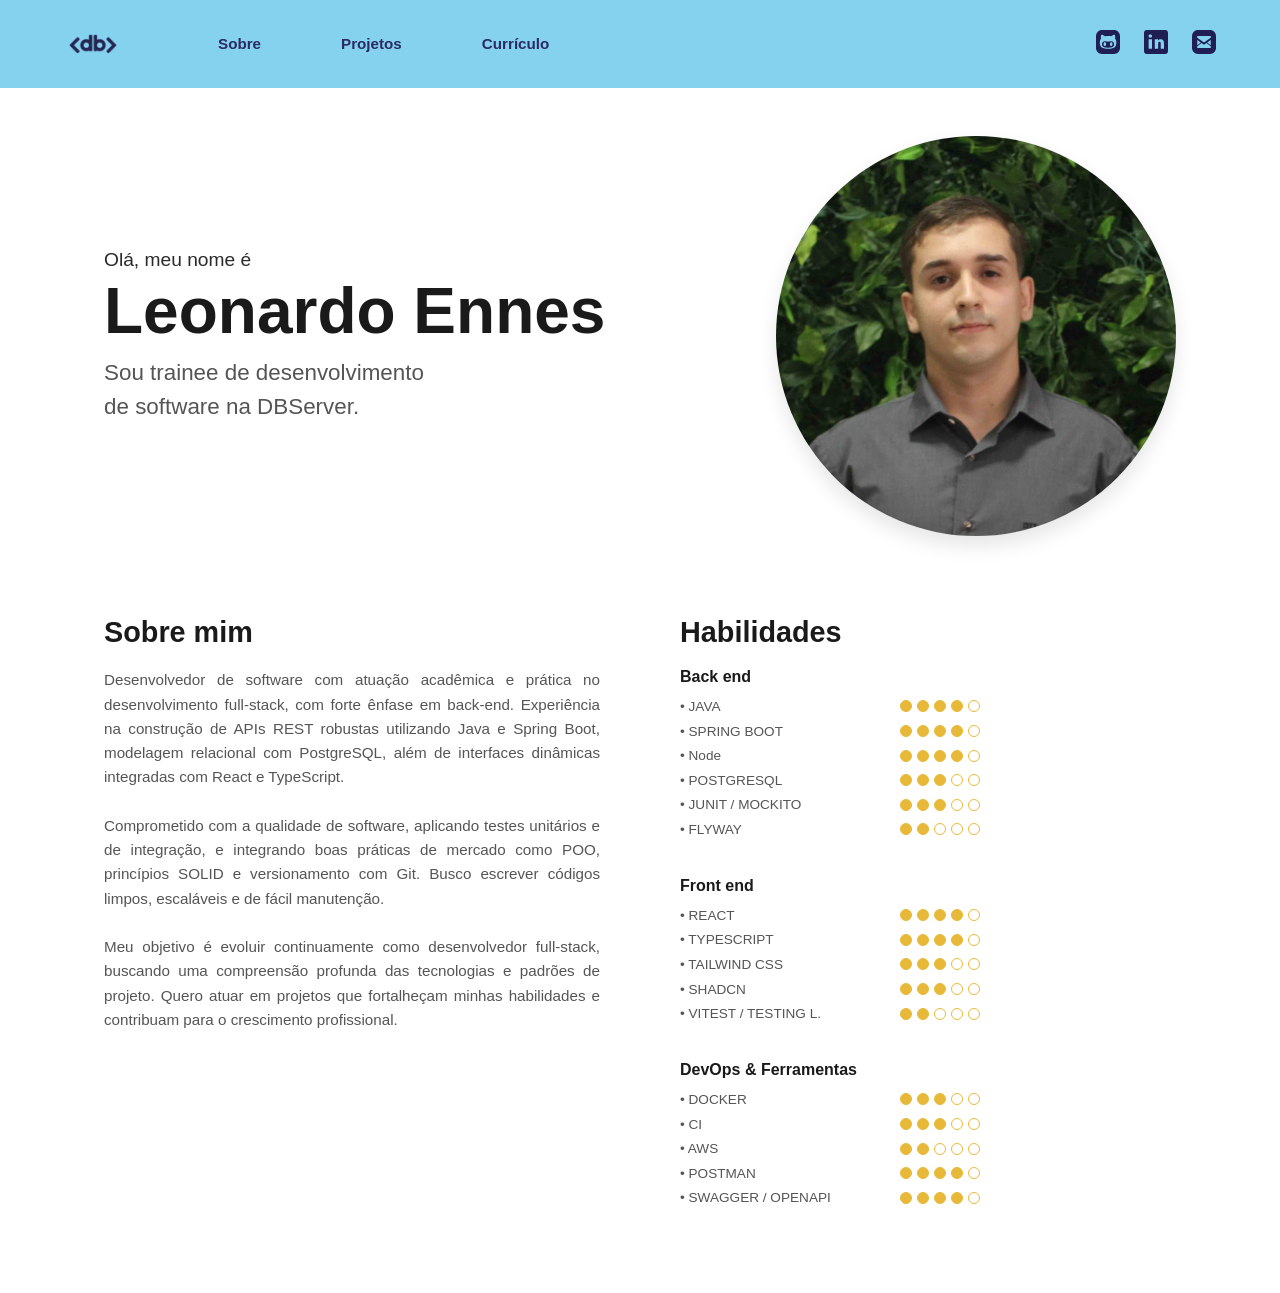
<file: index.html>
<!DOCTYPE html>
<html lang="en">
<head>
    <meta charset="UTF-8">
    <meta name="viewport" content="width=device-width, initial-scale=1.0">
    <title>Leonardo - Portifolio</title>
     <link rel="stylesheet" href="style.css">
</head>
<body>
    <div class="page-container">
        <header class="main-header">
            <div class="header-content">
                
                <a href="https://db.tec.br/" class="logo" aria-label="Ir para o site da DBServer">
                    <img src="public/theme/logo_db.svg" alt="Logo DBServer" >
                </a>

                <nav class="main-nav">
                    <ul>
                        <li><a href="#sobre">Sobre</a></li>
                        <li><a href="./projetos.html">Projetos</a></li>
                        <li><a href="public/curriculo/CV_Leonardo.pdf" target="_blank" rel="noopener noreferrer">Currículo</a></li>
                    </ul>
                </nav>

                <div class="social-links">
                    <a href="https://github.com/LeonardoEnnes/" aria-label="GitHub"> <img src="./public/social/icon_github.svg" alt=""> </a>
                    <a href="https://www.linkedin.com/in/leonardoennes/" aria-label="LinkedIn"><img src="./public/social/icon_linkedin.svg" alt=""></a>
                    <a href="mailto:leonardo.ennes@db.tec.br" aria-label="Email"><img src="./public/social/icon_email.svg" alt=""></a>
                </div>
            </div>
        </header>

        <main class="content-wrapper">
            <section class="hero-section">
                <div class="hero-text">
                    <p class="greeting">Olá, meu nome é</p>
                    <h1 class="name">Leonardo Ennes</h1>
                    <p class="role">Sou trainee de desenvolvimento<br>de software na DBServer.</p>
                </div>
                <div class="hero-image">
                    <img src="./public/profile/imagem.png" alt="Fotografia de Leonardo Ennes">
                </div>
            </section>

            <section class="details-section">
                <article class="about-me">
                    <h2>Sobre mim</h2>
                    <p>Desenvolvedor de software com atuação acadêmica e prática no desenvolvimento full-stack, com forte ênfase em back-end. Experiência na construção de APIs REST robustas utilizando Java e Spring Boot, modelagem relacional com PostgreSQL, além de interfaces dinâmicas integradas com React e TypeScript.</p>

                    <p>Comprometido com a qualidade de software, aplicando testes unitários e de integração, e integrando boas práticas de mercado como POO, princípios SOLID e versionamento com Git. Busco escrever códigos limpos, escaláveis e de fácil manutenção.</p>

                    <p>Meu objetivo é evoluir continuamente como desenvolvedor full-stack, buscando uma compreensão profunda das tecnologias e padrões de projeto. Quero atuar em projetos que fortalheçam minhas habilidades e contribuam para o crescimento profissional.</p>
                </article>

                <article class="skills-section">
                    <h2>Habilidades</h2>
                    
                    <div class="skills-columns">
                        <div class="skill-group">
                            <h3>Back end</h3>
                            <ul class="skill-list">
                                <li>
                                    <span class="skill-name">• JAVA</span>
                                    <div class="skill-dots">
                                        <span class="dot filled"></span><span class="dot filled"></span><span class="dot filled"></span><span class="dot filled"></span><span class="dot"></span>
                                    </div>
                                </li>
                                <li>
                                    <span class="skill-name">• SPRING BOOT</span>
                                    <div class="skill-dots">
                                        <span class="dot filled"></span><span class="dot filled"></span><span class="dot filled"></span><span class="dot filled"></span><span class="dot"></span>
                                    </div>
                                </li>
                                <li>
                                    <span class="skill-name">• Node</span>
                                    <div class="skill-dots">
                                        <span class="dot filled"></span><span class="dot filled"></span><span class="dot filled"></span><span class="dot filled"></span><span class="dot"></span>
                                    </div>
                                </li>
                                <li>
                                    <span class="skill-name">• POSTGRESQL</span>
                                    <div class="skill-dots">
                                        <span class="dot filled"></span><span class="dot filled"></span><span class="dot filled"></span><span class="dot"></span><span class="dot"></span>
                                    </div>
                                </li>
                                <li>
                                    <span class="skill-name">• JUNIT / MOCKITO</span>
                                    <div class="skill-dots">
                                        <span class="dot filled"></span><span class="dot filled"></span><span class="dot filled"></span><span class="dot"></span><span class="dot"></span>
                                    </div>
                                </li>
                                <li>
                                    <span class="skill-name">• FLYWAY</span>
                                    <div class="skill-dots">
                                        <span class="dot filled"></span><span class="dot filled"></span><span class="dot"></span><span class="dot"></span><span class="dot"></span>
                                    </div>
                                </li>
                            </ul>
                        </div>

                        <div class="skill-group">
                            <h3>Front end</h3>
                            <ul class="skill-list">
                                <li>
                                    <span class="skill-name">• REACT</span>
                                    <div class="skill-dots">
                                        <span class="dot filled"></span><span class="dot filled"></span><span class="dot filled"></span><span class="dot filled"></span><span class="dot"></span>
                                    </div>
                                </li>
                                <li>
                                    <span class="skill-name">• TYPESCRIPT</span>
                                    <div class="skill-dots">
                                        <span class="dot filled"></span><span class="dot filled"></span><span class="dot filled"></span><span class="dot filled"></span><span class="dot"></span>
                                    </div>
                                </li>
                                <li>
                                    <span class="skill-name">• TAILWIND CSS</span>
                                    <div class="skill-dots">
                                        <span class="dot filled"></span><span class="dot filled"></span><span class="dot filled"></span><span class="dot"></span><span class="dot"></span>
                                    </div>
                                </li>
                                <li>
                                    <span class="skill-name">• SHADCN</span>
                                    <div class="skill-dots">
                                        <span class="dot filled"></span><span class="dot filled"></span><span class="dot filled"></span><span class="dot"></span><span class="dot"></span>
                                    </div>
                                </li>
                                <li>
                                    <span class="skill-name">• VITEST / TESTING L.</span>
                                    <div class="skill-dots">
                                        <span class="dot filled"></span><span class="dot filled"></span><span class="dot"></span><span class="dot"></span><span class="dot"></span>
                                    </div>
                                </li>
                            </ul>
                        </div>

                        <div class="skill-group">
                            <h3>DevOps & Ferramentas</h3>
                            <ul class="skill-list">
                                <li>
                                    <span class="skill-name">• DOCKER</span>
                                    <div class="skill-dots">
                                        <span class="dot filled"></span><span class="dot filled"></span><span class="dot filled"></span><span class="dot"></span><span class="dot"></span>
                                    </div>
                                </li>
                                <li>
                                    <span class="skill-name">• CI </span>
                                    <div class="skill-dots">
                                        <span class="dot filled"></span><span class="dot filled"></span><span class="dot filled"></span><span class="dot"></span><span class="dot"></span>
                                    </div>
                                </li>
                                <li>
                                    <span class="skill-name">• AWS</span>
                                    <div class="skill-dots">
                                        <span class="dot filled"></span><span class="dot filled"></span><span class="dot"></span><span class="dot"></span><span class="dot"></span>
                                    </div>
                                </li>
                                <li>
                                    <span class="skill-name">• POSTMAN</span>
                                    <div class="skill-dots">
                                        <span class="dot filled"></span><span class="dot filled"></span><span class="dot filled"></span><span class="dot filled"></span><span class="dot"></span>
                                    </div>
                                </li>
                                <li>
                                    <span class="skill-name">• SWAGGER / OPENAPI</span>
                                    <div class="skill-dots">
                                        <span class="dot filled"></span><span class="dot filled"></span><span class="dot filled"></span><span class="dot filled"></span><span class="dot"></span>
                                    </div>
                                </li>
                            </ul>
                        </div>
                    </div>
                </article>
            </section>
            
        </main>
    </div>
            
</body>
</html>
</file>
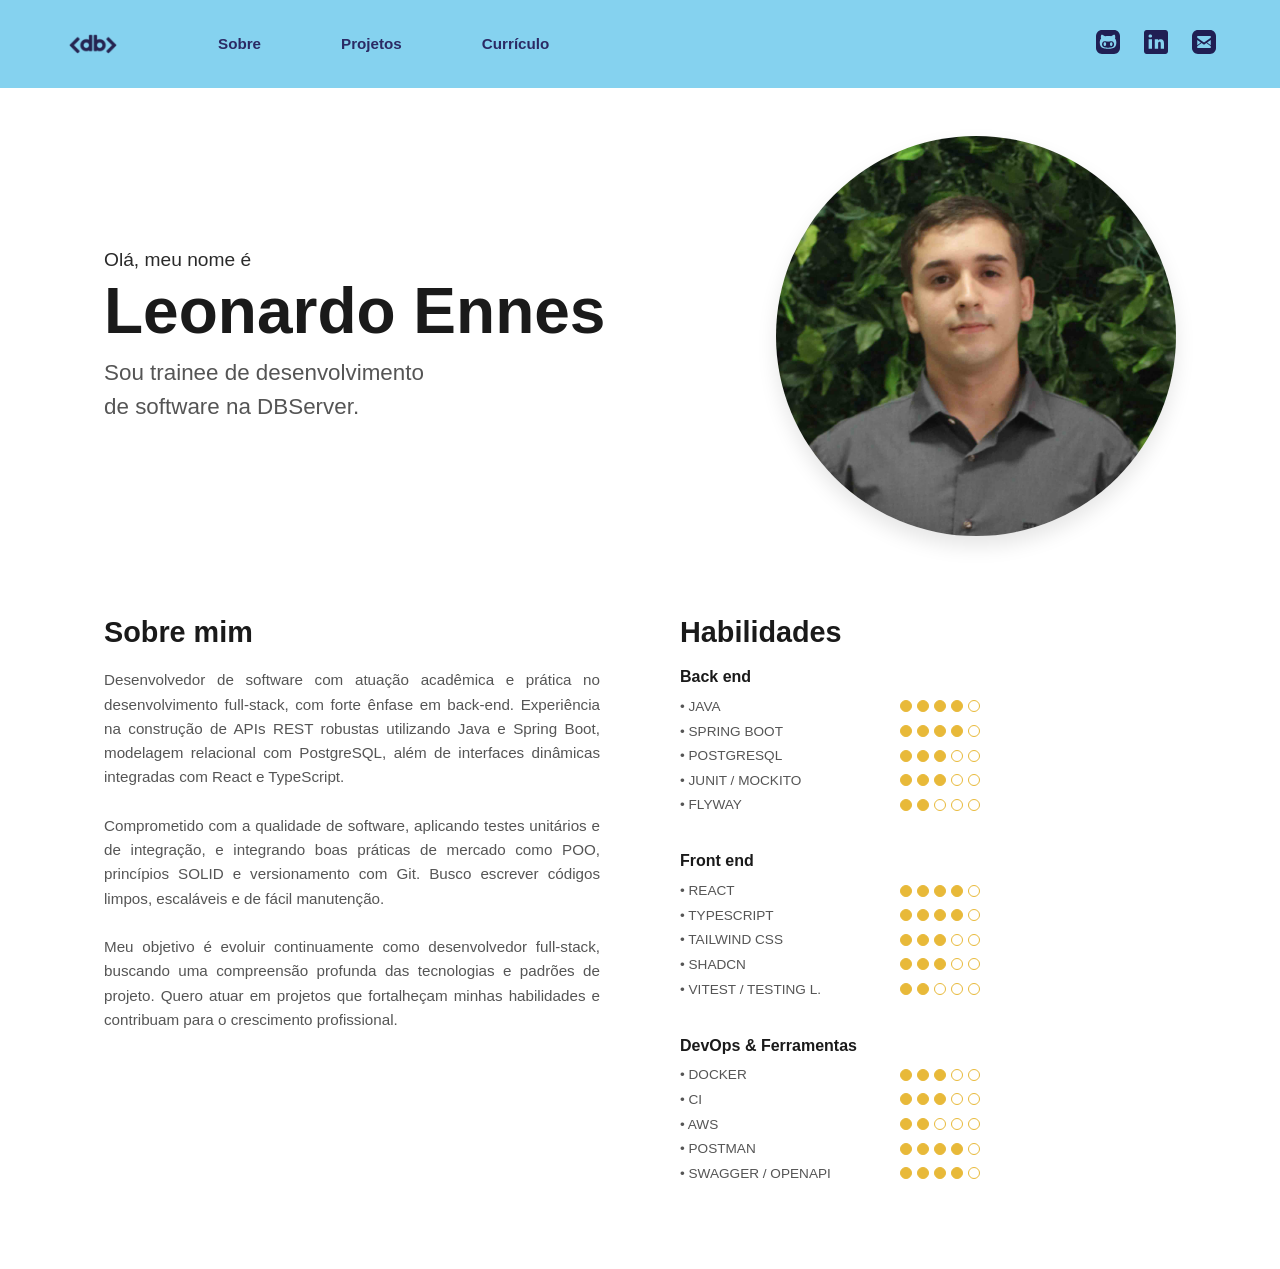
<file: src/index.html>
<!DOCTYPE html>
<html lang="en">
<head>
    <meta charset="UTF-8">
    <meta name="viewport" content="width=device-width, initial-scale=1.0">
    <title>Leonardo - Portifolio</title>
     <link rel="stylesheet" href="style.css">
</head>
<body>
    <div class="page-container">
        <header class="main-header">
            <div class="header-content">
                
                <a href="https://db.tec.br/" class="logo" aria-label="Ir para o site da DBServer">
                    <img src="public/theme/logo_db.svg" alt="Logo DBServer" >
                </a>

                <nav class="main-nav">
                    <ul>
                        <li><a href="#sobre">Sobre</a></li>
                        <li><a href="./projetos.html">Projetos</a></li>
                        <li><a href="public/curriculo/CV_Leonardo.pdf" target="_blank" rel="noopener noreferrer">Currículo</a></li>
                    </ul>
                </nav>

                <div class="social-links">
                    <a href="https://github.com/LeonardoEnnes/" aria-label="GitHub"> <img src="./public/social/icon_github.svg" alt=""> </a>
                    <a href="https://www.linkedin.com/in/leonardoennes/" aria-label="LinkedIn"><img src="./public/social/icon_linkedin.svg" alt=""></a>
                    <a href="mailto:leonardo.ennes@db.tec.br" aria-label="Email"><img src="./public/social/icon_email.svg" alt=""></a>
                </div>
            </div>
        </header>

        <main class="content-wrapper">
            <section class="hero-section">
                <div class="hero-text">
                    <p class="greeting">Olá, meu nome é</p>
                    <h1 class="name">Leonardo Ennes</h1>
                    <p class="role">Sou trainee de desenvolvimento<br>de software na DBServer.</p>
                </div>
                <div class="hero-image">
                    <img src="./public/profile/imagem.png" alt="Fotografia de Leonardo Ennes">
                </div>
            </section>

            <section class="details-section">
                <article class="about-me">
                    <h2>Sobre mim</h2>
                    <p>Desenvolvedor de software com atuação acadêmica e prática no desenvolvimento full-stack, com forte ênfase em back-end. Experiência na construção de APIs REST robustas utilizando Java e Spring Boot, modelagem relacional com PostgreSQL, além de interfaces dinâmicas integradas com React e TypeScript.</p>

                    <p>Comprometido com a qualidade de software, aplicando testes unitários e de integração, e integrando boas práticas de mercado como POO, princípios SOLID e versionamento com Git. Busco escrever códigos limpos, escaláveis e de fácil manutenção.</p>

                    <p>Meu objetivo é evoluir continuamente como desenvolvedor full-stack, buscando uma compreensão profunda das tecnologias e padrões de projeto. Quero atuar em projetos que fortalheçam minhas habilidades e contribuam para o crescimento profissional.</p>
                </article>

                <article class="skills-section">
                    <h2>Habilidades</h2>
                    
                    <div class="skills-columns">
                        <div class="skill-group">
                            <h3>Back end</h3>
                            <ul class="skill-list">
                                <li>
                                    <span class="skill-name">• JAVA</span>
                                    <div class="skill-dots">
                                        <span class="dot filled"></span><span class="dot filled"></span><span class="dot filled"></span><span class="dot filled"></span><span class="dot"></span>
                                    </div>
                                </li>
                                <li>
                                    <span class="skill-name">• SPRING BOOT</span>
                                    <div class="skill-dots">
                                        <span class="dot filled"></span><span class="dot filled"></span><span class="dot filled"></span><span class="dot filled"></span><span class="dot"></span>
                                    </div>
                                </li>
                                <li>
                                    <span class="skill-name">• POSTGRESQL</span>
                                    <div class="skill-dots">
                                        <span class="dot filled"></span><span class="dot filled"></span><span class="dot filled"></span><span class="dot"></span><span class="dot"></span>
                                    </div>
                                </li>
                                <li>
                                    <span class="skill-name">• JUNIT / MOCKITO</span>
                                    <div class="skill-dots">
                                        <span class="dot filled"></span><span class="dot filled"></span><span class="dot filled"></span><span class="dot"></span><span class="dot"></span>
                                    </div>
                                </li>
                                <li>
                                    <span class="skill-name">• FLYWAY</span>
                                    <div class="skill-dots">
                                        <span class="dot filled"></span><span class="dot filled"></span><span class="dot"></span><span class="dot"></span><span class="dot"></span>
                                    </div>
                                </li>
                            </ul>
                        </div>

                        <div class="skill-group">
                            <h3>Front end</h3>
                            <ul class="skill-list">
                                <li>
                                    <span class="skill-name">• REACT</span>
                                    <div class="skill-dots">
                                        <span class="dot filled"></span><span class="dot filled"></span><span class="dot filled"></span><span class="dot filled"></span><span class="dot"></span>
                                    </div>
                                </li>
                                <li>
                                    <span class="skill-name">• TYPESCRIPT</span>
                                    <div class="skill-dots">
                                        <span class="dot filled"></span><span class="dot filled"></span><span class="dot filled"></span><span class="dot filled"></span><span class="dot"></span>
                                    </div>
                                </li>
                                <li>
                                    <span class="skill-name">• TAILWIND CSS</span>
                                    <div class="skill-dots">
                                        <span class="dot filled"></span><span class="dot filled"></span><span class="dot filled"></span><span class="dot"></span><span class="dot"></span>
                                    </div>
                                </li>
                                <li>
                                    <span class="skill-name">• SHADCN</span>
                                    <div class="skill-dots">
                                        <span class="dot filled"></span><span class="dot filled"></span><span class="dot filled"></span><span class="dot"></span><span class="dot"></span>
                                    </div>
                                </li>
                                <li>
                                    <span class="skill-name">• VITEST / TESTING L.</span>
                                    <div class="skill-dots">
                                        <span class="dot filled"></span><span class="dot filled"></span><span class="dot"></span><span class="dot"></span><span class="dot"></span>
                                    </div>
                                </li>
                            </ul>
                        </div>

                        <div class="skill-group">
                            <h3>DevOps & Ferramentas</h3>
                            <ul class="skill-list">
                                <li>
                                    <span class="skill-name">• DOCKER</span>
                                    <div class="skill-dots">
                                        <span class="dot filled"></span><span class="dot filled"></span><span class="dot filled"></span><span class="dot"></span><span class="dot"></span>
                                    </div>
                                </li>
                                <li>
                                    <span class="skill-name">• CI </span>
                                    <div class="skill-dots">
                                        <span class="dot filled"></span><span class="dot filled"></span><span class="dot filled"></span><span class="dot"></span><span class="dot"></span>
                                    </div>
                                </li>
                                <li>
                                    <span class="skill-name">• AWS</span>
                                    <div class="skill-dots">
                                        <span class="dot filled"></span><span class="dot filled"></span><span class="dot"></span><span class="dot"></span><span class="dot"></span>
                                    </div>
                                </li>
                                <li>
                                    <span class="skill-name">• POSTMAN</span>
                                    <div class="skill-dots">
                                        <span class="dot filled"></span><span class="dot filled"></span><span class="dot filled"></span><span class="dot filled"></span><span class="dot"></span>
                                    </div>
                                </li>
                                <li>
                                    <span class="skill-name">• SWAGGER / OPENAPI</span>
                                    <div class="skill-dots">
                                        <span class="dot filled"></span><span class="dot filled"></span><span class="dot filled"></span><span class="dot filled"></span><span class="dot"></span>
                                    </div>
                                </li>
                            </ul>
                        </div>
                    </div>
                </article>
            </section>
            
        </main>
    </div>
            
</body>
</html>
</file>
<file: style.css>
:root {
    --color-primary: #85d2ef;
    --color-text-dark: #2a2a2a;
    --color-text-light: #555555;
    --color-dot-filled: #e8b939;
    --color-bg-white: #ffffff;
    --font-main: 'Segoe UI', Roboto, Helvetica, Arial, sans-serif;
}

* {
    margin: 0;
    padding: 0;
    box-sizing: border-box;
}

body {
    font-family: var(--font-main);
    background-color: var(--color-bg-white);
    color: var(--color-text-dark);
    min-height: 100vh;
    display: flex;
    flex-direction: column;
}

.page-container {
    width: 100%;
    min-height: 100vh;
    display: flex;
    flex-direction: column;
}

.content-wrapper {
    width: 100%;
    max-width: 1200px;
    margin: 0 auto;
    padding: 3rem 4rem;
    flex: 1; 
}

.main-header {
    background-color: var(--color-primary);
    padding: 1.5rem 4rem;
    width: 100%;
}

.header-content {
    display: flex;
    align-items: center;
    max-width: 1200px; 
    margin: 0 auto;
}

.logo {
    margin-right: 6rem; 
}

.logo img {
    max-height: 40px;
    width: auto;
    display: block;
}


.main-nav {
    flex: 1; 
}

.main-nav ul {
    list-style: none;
    display: flex;
    gap: 5rem; 
}

.main-nav a {
    text-decoration: none;
    color: #2b2a64; 
    font-weight: 600;
    font-size: 0.95rem;
    text-transform: capitalize;
    transition: opacity 0.2s;
}

.main-nav a:hover {
    opacity: 0.7;
}

.social-links {
    display: flex;
    gap: 1.5rem;
}

.social-links a {
    text-decoration: none;
    color: #2b2a64; 
    font-weight: bold;
    font-size: 1.2rem;
}

.hero-section {
    display: flex;
    justify-content: space-between;
    align-items: center;
    margin-bottom: 5rem;
    gap: 2rem;
}

.hero-text {
    flex: 1;
}

.greeting {
    font-size: 1.2rem;
    margin-bottom: 0.2rem;
}

.name {
    font-size: 4rem;
    font-weight: 800;
    margin-bottom: 0.5rem;
    color: #1a1a1a;
}

.role {
    font-size: 1.4rem;
    color: var(--color-text-light);
    line-height: 1.5;
}

.hero-image {
    flex: 1;
    display: flex;
    justify-content: flex-end;
}

.hero-image img {
    width: 400px; 
    height: 400px; 
    object-fit: cover; 
    border-radius: 50%; 
    box-shadow: 0 10px 20px rgba(0,0,0,0.1);
    max-width: 100%; 
}

/* DETAILS SECTION */
.details-section {
    display: flex;
    justify-content: space-between;
    gap: 5rem;
}

.about-me, .skills-section {
    flex: 1;
}

.details-section h2 {
    font-size: 1.8rem;
    margin-bottom: 1.2rem;
    color: #1a1a1a;
}

.about-me p {
    margin-bottom: 1.5rem;
    font-size: 0.95rem;
    color: var(--color-text-light);
    line-height: 1.6;
    text-align: justify;
}

/* HABILIDADES */
.skill-group {
    margin-bottom: 2.5rem;
}

.skill-group h3 {
    font-size: 1rem;
    margin-bottom: 0.8rem;
    color: #1a1a1a;
}

.skill-list {
    list-style: none;
}

.skill-list li {
    display: flex;
    justify-content: space-between;
    align-items: center;
    margin-bottom: 0.6rem;
    max-width: 300px;
}

.skill-name {
    font-size: 0.85rem;
    color: var(--color-text-light);
    font-weight: 500;
}

.skill-dots {
    display: flex;
    gap: 5px;
}

.dot {
    width: 12px;
    height: 12px;
    border-radius: 50%;
    border: 1px solid var(--color-dot-filled);
    display: inline-block;
}

.dot.filled {
    background-color: var(--color-dot-filled);
}

.projects-hero {
    margin-bottom: 2.5rem;
}

.projects-subtitle {
    font-size: 1.2rem;
    font-weight: 600;
    color: var(--color-text-dark);
    margin-bottom: -0.2rem;
}

.projects-title {
    font-size: 3.5rem;
    font-weight: 800;
    color: var(--color-text-dark);
}

.projects-grid {
    display: grid;
    grid-template-columns: repeat(auto-fit, minmax(300px, 1fr));
    gap: 2.5rem;
}

.project-card {
    background-color: var(--color-bg-white);
    border-radius: 8px;
    overflow: hidden;
    box-shadow: 0 4px 20px rgba(0, 0, 0, 0.08);
    display: flex;
    flex-direction: column;
    transition: transform 0.2s ease;
}

.project-card:hover {
    transform: translateY(-4px);
}

.card-image img {
    width: 100%;
    height: 180px;
    object-fit: cover;
    display: block;
}

.card-content {
    padding: 1.5rem;
    display: flex;
    flex-direction: column;
    flex: 1;
}

.card-content h3 {
    font-size: 1.5rem;
    color: var(--color-text-dark);
    margin-bottom: 0.3rem;
}

.card-tech {
    font-size: 0.75rem;
    font-weight: 700;
    color: #e63946;
    text-transform: uppercase;
    margin-bottom: 1rem;
    display: block;
}

.card-content p {
    font-size: 0.85rem;
    color: var(--color-text-light);
    line-height: 1.5;
    margin-bottom: 1.5rem;
    flex: 1;
}

.card-actions {
    display: flex;
    gap: 1rem;
}

.card-actions a {
    flex: 1;
    text-align: center;
    padding: 0.6rem 1rem;
    border-radius: 4px;
    text-decoration: none;
    font-weight: 600;
    font-size: 0.9rem;
    transition: opacity 0.2s;
}

.card-actions a:hover {
    opacity: 0.85;
}

.btn-primary {
    background-color: #3b429e;
    color: #ffffff;
}

.btn-secondary {
    background-color: #3b429e;
    color: #ffffff;
}
</file>
<file: src/style.css>
:root {
    --color-primary: #85d2ef;
    --color-text-dark: #2a2a2a;
    --color-text-light: #555555;
    --color-dot-filled: #e8b939;
    --color-bg-white: #ffffff;
    --font-main: 'Segoe UI', Roboto, Helvetica, Arial, sans-serif;
}

* {
    margin: 0;
    padding: 0;
    box-sizing: border-box;
}

body {
    font-family: var(--font-main);
    background-color: var(--color-bg-white);
    color: var(--color-text-dark);
    min-height: 100vh;
    display: flex;
    flex-direction: column;
}

.page-container {
    width: 100%;
    min-height: 100vh;
    display: flex;
    flex-direction: column;
}

.content-wrapper {
    width: 100%;
    max-width: 1200px;
    margin: 0 auto;
    padding: 3rem 4rem;
    flex: 1; 
}

.main-header {
    background-color: var(--color-primary);
    padding: 1.5rem 4rem;
    width: 100%;
}

.header-content {
    display: flex;
    align-items: center;
    max-width: 1200px; 
    margin: 0 auto;
}

.logo {
    margin-right: 6rem; 
}

.logo img {
    max-height: 40px;
    width: auto;
    display: block;
}


.main-nav {
    flex: 1; 
}

.main-nav ul {
    list-style: none;
    display: flex;
    gap: 5rem; 
}

.main-nav a {
    text-decoration: none;
    color: #2b2a64; 
    font-weight: 600;
    font-size: 0.95rem;
    text-transform: capitalize;
    transition: opacity 0.2s;
}

.main-nav a:hover {
    opacity: 0.7;
}

.social-links {
    display: flex;
    gap: 1.5rem;
}

.social-links a {
    text-decoration: none;
    color: #2b2a64; 
    font-weight: bold;
    font-size: 1.2rem;
}

.hero-section {
    display: flex;
    justify-content: space-between;
    align-items: center;
    margin-bottom: 5rem;
    gap: 2rem;
}

.hero-text {
    flex: 1;
}

.greeting {
    font-size: 1.2rem;
    margin-bottom: 0.2rem;
}

.name {
    font-size: 4rem;
    font-weight: 800;
    margin-bottom: 0.5rem;
    color: #1a1a1a;
}

.role {
    font-size: 1.4rem;
    color: var(--color-text-light);
    line-height: 1.5;
}

.hero-image {
    flex: 1;
    display: flex;
    justify-content: flex-end;
}

.hero-image img {
    width: 400px; 
    height: 400px; 
    object-fit: cover; 
    border-radius: 50%; 
    box-shadow: 0 10px 20px rgba(0,0,0,0.1);
    max-width: 100%; 
}

/* DETAILS SECTION */
.details-section {
    display: flex;
    justify-content: space-between;
    gap: 5rem;
}

.about-me, .skills-section {
    flex: 1;
}

.details-section h2 {
    font-size: 1.8rem;
    margin-bottom: 1.2rem;
    color: #1a1a1a;
}

.about-me p {
    margin-bottom: 1.5rem;
    font-size: 0.95rem;
    color: var(--color-text-light);
    line-height: 1.6;
    text-align: justify;
}

/* HABILIDADES */
.skill-group {
    margin-bottom: 2.5rem;
}

.skill-group h3 {
    font-size: 1rem;
    margin-bottom: 0.8rem;
    color: #1a1a1a;
}

.skill-list {
    list-style: none;
}

.skill-list li {
    display: flex;
    justify-content: space-between;
    align-items: center;
    margin-bottom: 0.6rem;
    max-width: 300px;
}

.skill-name {
    font-size: 0.85rem;
    color: var(--color-text-light);
    font-weight: 500;
}

.skill-dots {
    display: flex;
    gap: 5px;
}

.dot {
    width: 12px;
    height: 12px;
    border-radius: 50%;
    border: 1px solid var(--color-dot-filled);
    display: inline-block;
}

.dot.filled {
    background-color: var(--color-dot-filled);
}

.projects-hero {
    margin-bottom: 2.5rem;
}

.projects-subtitle {
    font-size: 1.2rem;
    font-weight: 600;
    color: var(--color-text-dark);
    margin-bottom: -0.2rem;
}

.projects-title {
    font-size: 3.5rem;
    font-weight: 800;
    color: var(--color-text-dark);
}

.projects-grid {
    display: grid;
    grid-template-columns: repeat(auto-fit, minmax(300px, 1fr));
    gap: 2.5rem;
}

.project-card {
    background-color: var(--color-bg-white);
    border-radius: 8px;
    overflow: hidden;
    box-shadow: 0 4px 20px rgba(0, 0, 0, 0.08);
    display: flex;
    flex-direction: column;
    transition: transform 0.2s ease;
}

.project-card:hover {
    transform: translateY(-4px);
}

.card-image img {
    width: 100%;
    height: 180px;
    object-fit: cover;
    display: block;
}

.card-content {
    padding: 1.5rem;
    display: flex;
    flex-direction: column;
    flex: 1;
}

.card-content h3 {
    font-size: 1.5rem;
    color: var(--color-text-dark);
    margin-bottom: 0.3rem;
}

.card-tech {
    font-size: 0.75rem;
    font-weight: 700;
    color: #e63946;
    text-transform: uppercase;
    margin-bottom: 1rem;
    display: block;
}

.card-content p {
    font-size: 0.85rem;
    color: var(--color-text-light);
    line-height: 1.5;
    margin-bottom: 1.5rem;
    flex: 1;
}

.card-actions {
    display: flex;
    gap: 1rem;
}

.card-actions a {
    flex: 1;
    text-align: center;
    padding: 0.6rem 1rem;
    border-radius: 4px;
    text-decoration: none;
    font-weight: 600;
    font-size: 0.9rem;
    transition: opacity 0.2s;
}

.card-actions a:hover {
    opacity: 0.85;
}

.btn-primary {
    background-color: #3b429e;
    color: #ffffff;
}

.btn-secondary {
    background-color: #3b429e;
    color: #ffffff;
}
</file>
